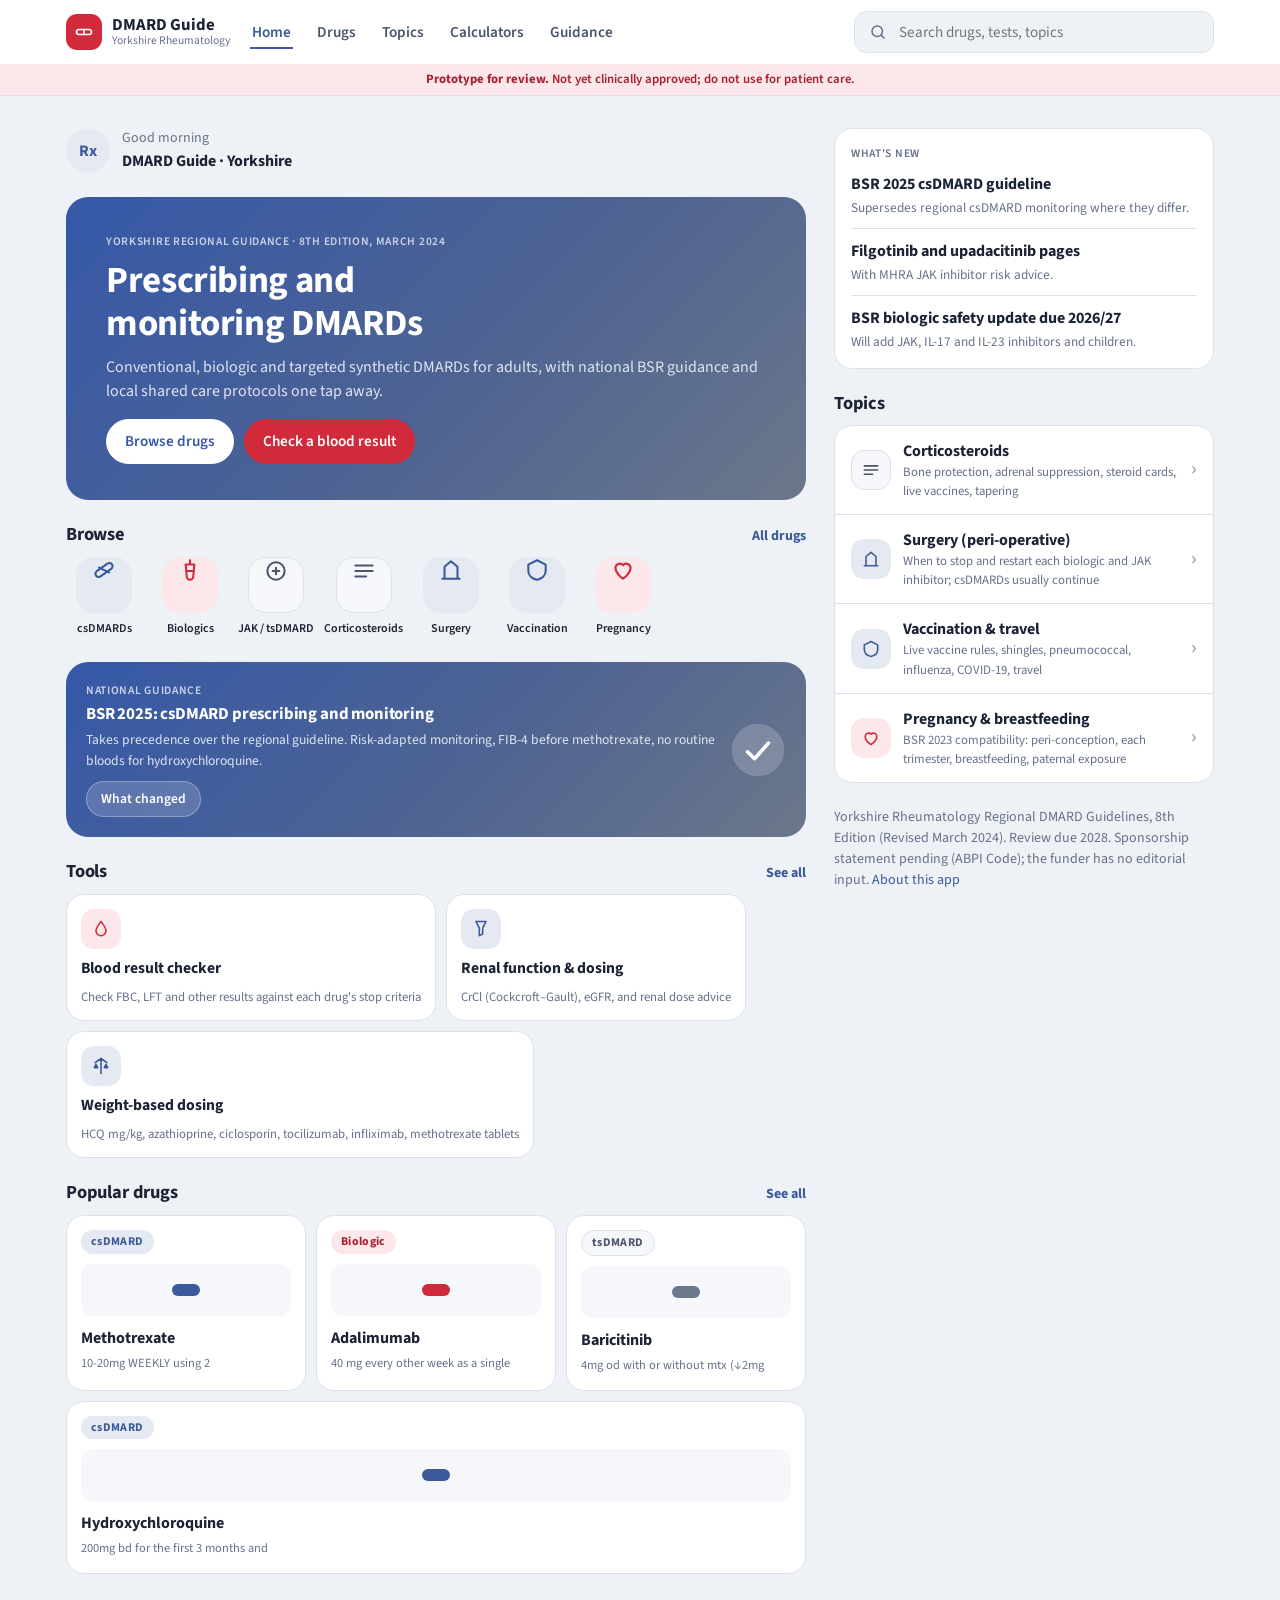
<file: index.html>
<!doctype html>
<html lang="en-GB">
<head>
  <meta charset="utf-8">
  <meta name="viewport" content="width=device-width, initial-scale=1, viewport-fit=cover">
  <title>Yorkshire DMARD Guide</title>
  <meta name="description" content="Prescribing and monitoring guidance for DMARDs, biologics and targeted synthetic drugs in Yorkshire rheumatology.">
  <meta name="theme-color" content="#3558A8">
  <link rel="manifest" href="manifest.webmanifest">
  <link rel="icon" href="icons/icon.svg" type="image/svg+xml">
  <link rel="apple-touch-icon" href="icons/icon-192.png">
  <link rel="preconnect" href="https://fonts.googleapis.com">
  <link rel="stylesheet" href="https://fonts.googleapis.com/css2?family=Source+Sans+3:wght@400;500;600;700&family=Source+Code+Pro:wght@500;600&display=swap">
  <link rel="stylesheet" href="css/app.css">
</head>
<body>
  <a class="skip" href="#main">Skip to content</a>
  <header class="site" id="site-header">
    <div class="site-inner">
      <a class="brand" href="#home">
        <span class="brand-mark" aria-hidden="true"><svg width="20" height="20" viewBox="0 0 24 24" fill="none" stroke="#fff" stroke-width="2" stroke-linecap="round"><rect x="3" y="9" width="18" height="6" rx="3"></rect><path d="M12 9v6"></path></svg></span>
        <span class="brand-text"><strong>DMARD Guide</strong><small>Yorkshire Rheumatology</small></span>
      </a>
      <nav class="site-nav" aria-label="Main">
        <a href="#home" data-nav="home">Home</a>
        <a href="#drugs" data-nav="drugs">Drugs</a>
        <a href="#topics" data-nav="topics">Topics</a>
        <a href="#calc" data-nav="calc">Calculators</a>
        <a href="#links" data-nav="links">Guidance</a>
      </nav>
      <form class="site-search" role="search" id="search-form">
        <svg aria-hidden="true" width="18" height="18" viewBox="0 0 24 24" fill="none" stroke="currentColor" stroke-width="2" stroke-linecap="round"><circle cx="11" cy="11" r="7"></circle><path d="M20 20l-3.5-3.5"></path></svg>
        <label class="sr-only" for="q">Search drugs, tests and topics</label>
        <input id="q" type="search" placeholder="Search drugs, tests, topics" autocomplete="off">
      </form>
    </div>
    <div class="proto" role="note"><strong>Prototype for review.</strong> Not yet clinically approved; do not use for patient care.</div>
  </header>

  <main id="main" tabindex="-1"></main>

  <nav class="tabbar" aria-label="Main">
    <a href="#home" data-nav="home"><svg aria-hidden="true" viewBox="0 0 24 24"><path d="M4 11l8-7 8 7v9a1 1 0 0 1-1 1h-4v-6H9v6H5a1 1 0 0 1-1-1z"></path></svg><span>Home</span></a>
    <a href="#drugs" data-nav="drugs"><svg aria-hidden="true" viewBox="0 0 24 24"><rect x="4" y="3" width="16" height="18" rx="2"></rect><path d="M8 8h8M8 12h8M8 16h5"></path></svg><span>Drugs</span></a>
    <a href="#calc" data-nav="calc" class="tab-centre" aria-label="Calculators"><svg aria-hidden="true" viewBox="0 0 24 24"><rect x="5" y="3" width="14" height="18" rx="2"></rect><path d="M8 7h8M8 12h3M13 12h3M8 16h3M13 16h3"></path></svg></a>
    <a href="#topics" data-nav="topics"><svg aria-hidden="true" viewBox="0 0 24 24"><path d="M4 6h16M4 12h16M4 18h10"></path></svg><span>Topics</span></a>
    <a href="#links" data-nav="links"><svg aria-hidden="true" viewBox="0 0 24 24"><path d="M7 17L17 7M9 7h8v8"></path></svg><span>Links</span></a>
  </nav>
  <script type="module" src="js/app.js"></script>
</body>
</html>
</file>
<file: css/app.css>
/* Layout: mobile-first app with a floating tab bar; at >=900px a website
   header with inline nav and search replaces the bar. */
:root {
  --ground: #EEF1F5;
  --paper: #FFFFFF;
  --tint: #E4E9F2;
  --tint-2: #F5F7FA;
  --ink: #1B2335;
  --ink-2: #4A556B;
  --muted: #66718A;
  --faint: #8591A8;
  --line: #DDE2EA;
  --blue: #3B5A9A;
  --blue-deep: #3558A8;
  --slate: #4E6392;
  --grey-blue: #6B778A;
  --red: #D12A3A;
  --red-deep: #A81F2D;
  --red-tint: #FCE7EA;
  --amber: #8A5A00;
  --amber-tint: #FFF3DE;
  --green: #1A7A3E;
  --green-tint: #E6F4EA;
  --grad: linear-gradient(135deg, var(--blue-deep) 0%, var(--slate) 55%, var(--grey-blue) 100%);
  --radius: 18px;
  --radius-s: 12px;
  --shadow: 0 8px 24px rgba(27, 35, 53, .10);
  --font: "Source Sans 3", "Source Sans Pro", system-ui, -apple-system, "Segoe UI", sans-serif;
  --mono: "Source Code Pro", ui-monospace, SFMono-Regular, Menlo, monospace;
  color-scheme: light;
}
@media (prefers-color-scheme: dark) {
  :root:not([data-theme="light"]) {
    --ground: #0F141C; --paper: #171E2A; --tint: #1F2A3C; --tint-2: #1B2431; --ink: #E7ECF4; --ink-2: #C3CCDB;
    --muted: #98A4B8; --faint: #7B879C; --line: #2A3447; --blue: #8FAAE6; --blue-deep: #2F4F96; --slate: #3E4F75; --grey-blue: #4F5A6C;
    --red: #F0616E; --red-deep: #FF8A93; --red-tint: #3A1A1F; --amber: #F2C777; --amber-tint: #33270C; --green: #7FD49C; --green-tint: #12301D;
    --shadow: 0 8px 24px rgba(0, 0, 0, .4);
    color-scheme: dark;
  }
}
:root[data-theme="dark"] {
  --ground: #0F141C; --paper: #171E2A; --tint: #1F2A3C; --tint-2: #1B2431; --ink: #E7ECF4; --ink-2: #C3CCDB;
  --muted: #98A4B8; --faint: #7B879C; --line: #2A3447; --blue: #8FAAE6; --blue-deep: #2F4F96; --slate: #3E4F75; --grey-blue: #4F5A6C;
  --red: #F0616E; --red-deep: #FF8A93; --red-tint: #3A1A1F; --amber: #F2C777; --amber-tint: #33270C; --green: #7FD49C; --green-tint: #12301D;
  --shadow: 0 8px 24px rgba(0, 0, 0, .4);
  color-scheme: dark;
}

* { box-sizing: border-box; }
html { -webkit-text-size-adjust: 100%; height: 100%; }
body { margin: 0; min-height: 100%; background: var(--ground); color: var(--ink); font: 16px/1.5 var(--font); font-variant-numeric: tabular-nums; }
body::before { content: ""; position: fixed; inset: 0 0 auto; height: env(safe-area-inset-top, 0px); z-index: 30; background: var(--ground); }
a { color: var(--blue); text-decoration: none; }
a:hover { text-decoration: underline; }
img { max-width: 100%; height: auto; }
h1, h2, h3 { margin: 0; line-height: 1.15; font-weight: 700; letter-spacing: -0.01em; }
h1 { font-size: 1.7rem; }
h2 { font-size: 1.15rem; }
h3 { font-size: 1rem; }
p { margin: 0; }
button { font: inherit; }
.sr-only { position: absolute; width: 1px; height: 1px; overflow: hidden; clip: rect(0 0 0 0); }
.skip { position: absolute; left: -999px; }
.skip:focus { left: 8px; top: 8px; z-index: 40; background: var(--paper); padding: 8px; border-radius: 8px; }
:focus-visible { outline: 3px solid var(--blue); outline-offset: 2px; }
.lab { font-size: .72rem; font-weight: 600; letter-spacing: .06em; text-transform: uppercase; color: var(--muted); }
.muted { color: var(--muted); }
.small { font-size: .875rem; }
.mono { font-family: var(--mono); font-weight: 600; font-size: .92em; }
.gutter { padding-left: max(16px, env(safe-area-inset-left, 0px)); padding-right: max(16px, env(safe-area-inset-right, 0px)); }

/* ---------- Header (website) ---------- */
.site { background: var(--paper); border-bottom: 1px solid var(--line); position: sticky; top: env(safe-area-inset-top, 0px); z-index: 20; }
.site-inner { max-width: 1180px; margin: 0 auto; display: flex; align-items: center; gap: 20px; height: 64px; padding-left: max(16px, env(safe-area-inset-left, 0px)); padding-right: max(16px, env(safe-area-inset-right, 0px)); }
.brand { display: flex; align-items: center; gap: 10px; color: var(--ink); flex: none; }
.brand:hover { text-decoration: none; }
.brand-mark { width: 36px; height: 36px; border-radius: 11px; background: var(--red); display: flex; align-items: center; justify-content: center; }
.brand-text { display: flex; flex-direction: column; line-height: 1.1; }
.brand-text strong { font-size: 1.05rem; }
.brand-text small { font-size: .72rem; color: var(--muted); }
.site-nav { display: none; gap: 22px; }
.site-nav a { color: var(--ink-2); font-weight: 600; font-size: .95rem; padding: 6px 2px; }
.site-nav a:hover { color: var(--ink); text-decoration: none; }
.site-nav a.active { color: var(--blue); box-shadow: inset 0 -2px 0 var(--blue); }
.site-search { margin-left: auto; display: flex; align-items: center; gap: 10px; flex: 1; max-width: 360px; height: 42px; padding: 0 14px; background: var(--ground); border: 1px solid var(--line); border-radius: 12px; color: var(--muted); }
.site-search input { flex: 1; min-width: 0; border: 0; background: transparent; font: inherit; font-size: .95rem; color: var(--ink); }
.site-search input:focus { outline: none; }
.proto { background: var(--red-tint); color: var(--red-deep); font-size: .8rem; font-weight: 600; padding: 6px 16px; text-align: center; }
@media (max-width: 899px) {
  .site-search { display: none; }
  .brand-text small { display: none; }
}
@media (min-width: 900px) {
  .site-nav { display: flex; }
}

/* ---------- Main and tab bar ---------- */
main { max-width: 1180px; margin: 0 auto; padding: 20px max(16px, env(safe-area-inset-left, 0px)) calc(110px + env(safe-area-inset-bottom, 0px)) max(16px, env(safe-area-inset-right, 0px)); }
main:focus { outline: none; }
.tabbar { position: fixed; left: 16px; right: 16px; bottom: calc(14px + env(safe-area-inset-bottom, 0px)); height: 66px; z-index: 25; display: flex; align-items: center; padding: 0 8px; background: var(--paper); border: 1px solid var(--line); border-radius: 24px; box-shadow: var(--shadow); }
.tabbar a { flex: 1; display: flex; flex-direction: column; align-items: center; gap: 3px; color: var(--faint); font-size: .68rem; font-weight: 600; text-decoration: none; min-height: 44px; justify-content: center; }
.tabbar a svg { width: 22px; height: 22px; fill: none; stroke: currentColor; stroke-width: 2; stroke-linecap: round; stroke-linejoin: round; }
.tabbar a.active { color: var(--blue); }
.tabbar a.tab-centre { flex: none; width: 54px; height: 54px; margin: 0 6px; border-radius: 17px; background: var(--red); color: #fff; box-shadow: 0 6px 16px rgba(209, 42, 58, .35); }
.tabbar a.tab-centre.active { background: var(--red-deep); color: #fff; }
.tabbar a.tab-centre svg { width: 24px; height: 24px; }
@media (min-width: 900px) {
  .tabbar { display: none; }
  main { padding-top: 32px; padding-bottom: 64px; }
}

/* ---------- Shared components ---------- */
.card { background: var(--paper); border: 1px solid var(--line); border-radius: var(--radius); padding: 16px; }
.grad { background: var(--grad); color: #fff; border-radius: 22px; padding: 20px; }
.grad a { color: #fff; }
.grad .lab { color: #C9D4E6; }
.grad .sub { color: #DFE6F1; }
.btn { display: inline-flex; align-items: center; justify-content: center; gap: 8px; min-height: 44px; padding: 10px 18px; border-radius: 999px; border: 1px solid var(--line); background: var(--paper); color: var(--ink); font-weight: 600; font-size: .95rem; cursor: pointer; text-decoration: none; }
.btn:hover { text-decoration: none; border-color: var(--blue); }
.btn.primary { background: var(--red); border-color: var(--red); color: #fff; }
.btn.primary:hover { background: var(--red-deep); border-color: var(--red-deep); }
.btn.blue { background: var(--blue); border-color: var(--blue); color: #fff; }
.btn.ghost { background: rgba(255,255,255,.16); border-color: rgba(255,255,255,.3); color: #fff; }
.btn.sm { min-height: 36px; padding: 6px 14px; font-size: .85rem; }
.row { display: flex; gap: 10px; flex-wrap: wrap; align-items: center; }
.between { display: flex; justify-content: space-between; align-items: baseline; gap: 12px; }
.pill { display: inline-flex; align-items: center; padding: 3px 10px; border-radius: 999px; font-size: .74rem; font-weight: 700; letter-spacing: .03em; white-space: nowrap; }
.pill.blue { background: var(--tint); color: var(--blue); }
.pill.red { background: var(--red-tint); color: var(--red-deep); }
.pill.grey { background: var(--tint-2); color: var(--ink-2); border: 1px solid var(--line); }
.pill.amber { background: var(--amber-tint); color: var(--amber); }
.pill.green { background: var(--green-tint); color: var(--green); }
.pill.white { background: rgba(255,255,255,.18); color: #fff; }
.chip { display: inline-flex; align-items: center; gap: 6px; padding: 7px 12px; border-radius: 999px; background: var(--paper); border: 1px solid var(--line); color: var(--ink); font-size: .85rem; font-weight: 600; white-space: nowrap; text-decoration: none; }
.chip:hover { text-decoration: none; border-color: var(--blue); }
.chip.on { background: var(--ink); color: var(--paper); border-color: var(--ink); }
.hscroll { display: flex; gap: 10px; overflow-x: auto; padding: 2px 16px 6px; margin: 0 -16px; scrollbar-width: none; }
.hscroll::-webkit-scrollbar { display: none; }
.notice { border-radius: var(--radius-s); padding: 10px 14px; font-size: .9rem; display: flex; gap: 10px; align-items: flex-start; }
.notice.amber { background: var(--amber-tint); color: var(--amber); }
.notice.blue { background: var(--tint); color: var(--blue); }
.notice.red { background: var(--red-tint); color: var(--red-deep); }
.notice.grey { background: var(--tint-2); color: var(--ink-2); border: 1px solid var(--line); }
.stack { display: flex; flex-direction: column; gap: 14px; }
.stack-lg { display: flex; flex-direction: column; gap: 24px; }
.dot { width: 10px; height: 10px; border-radius: 50%; flex: none; }
.dot.cs { background: var(--blue); }
.dot.bio { background: var(--red); }
.dot.ts { background: var(--grey-blue); }
.dot.gap { background: var(--faint); }

/* List group */
.list { list-style: none; margin: 0; padding: 0; background: var(--paper); border: 1px solid var(--line); border-radius: var(--radius); overflow: hidden; }
.list li + li { border-top: 1px solid var(--line); }
.list a, .list .li { display: flex; align-items: center; gap: 12px; padding: 13px 16px; color: var(--ink); text-decoration: none; min-height: 52px; }
.list a:hover { background: var(--tint-2); text-decoration: none; }
.list .grow { flex: 1; min-width: 0; }
.list small { display: block; font-size: .8rem; color: var(--muted); }
.list .chev { color: var(--faint); font-size: 1.3rem; line-height: 1; }
.list .letter { padding: 6px 16px 4px; font-size: .75rem; font-weight: 700; color: var(--muted); background: var(--ground); }

/* Tiles */
.tiles { display: grid; grid-template-columns: repeat(auto-fill, minmax(150px, 1fr)); gap: 12px; }
.tile { display: flex; flex-direction: column; gap: 8px; padding: 14px; background: var(--paper); border: 1px solid var(--line); border-radius: var(--radius); color: var(--ink); text-decoration: none; min-width: 0; }
.tile:hover { text-decoration: none; border-color: var(--blue); }
.tile .ic { width: 40px; height: 40px; border-radius: 13px; display: flex; align-items: center; justify-content: center; }
.ic svg { fill: none; stroke-width: 1.9; stroke-linecap: round; stroke-linejoin: round; }
.tile .ic svg { width: 20px; height: 20px; }
.tile strong { font-size: .98rem; }
.tile small { font-size: .8rem; color: var(--muted); line-height: 1.35; }
.ic.blue { background: var(--tint); } .ic.blue svg { stroke: var(--blue); }
.ic.red { background: var(--red-tint); } .ic.red svg { stroke: var(--red); }
.ic.grey { background: var(--tint-2); border: 1px solid var(--line); } .ic.grey svg { stroke: var(--ink-2); }
.cat { display: flex; flex-direction: column; align-items: center; gap: 7px; min-width: 76px; color: var(--ink); font-size: .75rem; font-weight: 600; text-align: center; text-decoration: none; }
.cat:hover { text-decoration: none; }
.cat .ic { width: 56px; height: 56px; border-radius: 18px; }
.cat .ic svg { width: 26px; height: 26px; }
.drugcard { min-width: 150px; display: flex; flex-direction: column; gap: 10px; padding: 14px; background: var(--paper); border: 1px solid var(--line); border-radius: var(--radius); color: var(--ink); text-decoration: none; }
.drugcard:hover { text-decoration: none; border-color: var(--blue); }
.drugcard .art { height: 52px; border-radius: 12px; background: var(--tint-2); display: flex; align-items: center; justify-content: center; }
.drugcard small { font-size: .78rem; color: var(--muted); }

/* ---------- Home ---------- */
.home-head { display: flex; align-items: center; gap: 12px; }
.avatar { width: 44px; height: 44px; border-radius: 50%; background: var(--tint); color: var(--blue); display: flex; align-items: center; justify-content: center; font-weight: 700; }
.searchbar { display: flex; align-items: center; gap: 10px; min-height: 52px; padding: 0 16px; background: var(--paper); border: 1px solid var(--line); border-radius: 16px; color: var(--muted); text-decoration: none; }
.searchbar:hover { text-decoration: none; border-color: var(--blue); }
.searchbar svg { flex: none; }
.feature { display: flex; gap: 14px; align-items: center; }
.feature .body { flex: 1; min-width: 0; display: flex; flex-direction: column; gap: 6px; }
.feature .body h2 { font-size: 1.05rem; }
.feature .body p { font-size: .85rem; }
.feature svg { flex: none; }
@media (min-width: 900px) {
  .home-grid { display: grid; grid-template-columns: minmax(0, 1fr) 380px; gap: 28px; align-items: start; }
  .searchbar { display: none; }
  .hscroll { overflow: visible; flex-wrap: wrap; margin: 0; padding: 0; }
  .hscroll .cat { flex: none; }
  .hscroll .drugcard { flex: 1 1 180px; }
  .grad.hero { padding: 36px 40px; }
  .grad.hero h1 { font-size: 2.3rem; max-width: 18ch; }
}

/* ---------- Drug list ---------- */
.seg { display: flex; gap: 4px; padding: 4px; background: var(--paper); border: 1px solid var(--line); border-radius: 999px; }
.seg a { flex: 1; text-align: center; padding: 8px 4px; border-radius: 999px; font-size: .82rem; font-weight: 600; color: var(--ink-2); text-decoration: none; min-height: 36px; }
.seg a.on { background: var(--ink); color: var(--paper); }
@media (min-width: 900px) { .seg { max-width: 520px; } }

/* ---------- Monograph ---------- */
.mono-head { background: var(--grad); color: #fff; border-radius: 22px 22px 0 0; padding: 20px 20px 36px; display: flex; flex-direction: column; gap: 12px; margin: 0 -4px; }
.mono-head .crumbs { font-size: .8rem; color: #DFE6F1; }
.mono-head .crumbs a { color: #fff; }
.mono-head h1 { font-size: 2rem; }
.mono-sheet { background: var(--paper); border-radius: 24px; margin: -24px 0 0; border: 1px solid var(--line); overflow: hidden; }
.sec { border-top: 1px solid var(--line); }
.sec:first-child { border-top: 0; }
.sec > summary { list-style: none; display: flex; justify-content: space-between; align-items: center; gap: 12px; padding: 14px 20px; cursor: pointer; font-weight: 600; font-size: 1rem; min-height: 52px; }
.sec > summary::-webkit-details-marker { display: none; }
.sec > summary .hint { font-size: .78rem; color: var(--faint); font-weight: 500; text-align: right; }
.sec > summary svg { flex: none; width: 18px; height: 18px; fill: none; stroke: var(--faint); stroke-width: 2; stroke-linecap: round; transition: transform .15s; }
.sec[open] > summary svg { transform: rotate(180deg); }
.sec[open] > summary { background: var(--tint-2); }
.sec.danger > summary { color: var(--red-deep); }
.sec.danger { border-top: 2px solid var(--red); }
.sec .body { padding: 6px 20px 18px; font-size: .97rem; }
.sec .body p { margin: .35rem 0; }
.sec .body ul { margin: .35rem 0; padding-left: 1.2rem; }
.sec .body .kv { display: grid; grid-template-columns: minmax(0, 1fr); gap: 0; }
.sec .body .kv .k { padding: 10px 0 2px; }
.sec .body .kv .k .lab { display: block; margin-bottom: 2px; }
.sec .body table { border-collapse: collapse; width: 100%; font-size: .9rem; }
.sec .body th, .sec .body td { border-bottom: 1px solid var(--line); padding: 7px 8px; text-align: left; vertical-align: top; }
.table-wrap { overflow-x: auto; margin: 10px 0; }
.table-wrap table { min-width: 560px; }
.table-wrap th, .table-wrap td { overflow-wrap: normal; word-break: normal; }
.src { display: flex; align-items: flex-start; gap: 10px; padding: 10px 0; border-bottom: 1px dotted var(--line); font-size: .92rem; }
.src:last-child { border-bottom: 0; }
.src .pill { margin-top: 2px; }
.mono-aside { display: none; }
.monitor3 { display: grid; grid-template-columns: repeat(3, minmax(0, 1fr)); gap: 8px; margin: 8px 0; }
.monitor3 > div { background: var(--tint-2); border-radius: 12px; padding: 10px 12px; }
.monitor3 b { display: block; font-size: .95rem; }
.monitor3 small { color: var(--muted); font-size: .75rem; }
@media (min-width: 900px) {
  .mono-head { margin: 0; border-radius: 22px; padding: 28px 32px; }
  .mono-head h1 { font-size: 2.6rem; }
  .mono-wrap { display: grid; grid-template-columns: 240px minmax(0, 1fr); gap: 32px; align-items: start; margin-top: 24px; }
  .mono-sheet { margin: 0; }
  .mono-aside { display: flex; flex-direction: column; gap: 4px; position: sticky; top: 100px; }
  .mono-aside a { display: block; padding: 7px 12px; border-left: 2px solid var(--line); color: var(--ink-2); font-size: .9rem; font-weight: 500; text-decoration: none; }
  .mono-aside a:hover { color: var(--ink); border-color: var(--blue); }
  .mono-aside a.danger { color: var(--red-deep); }
  .sec > summary { pointer-events: none; }
  .sec > summary svg { display: none; }
  .sec .body { padding: 4px 24px 22px; }
}

/* ---------- Guideline chapter pages ---------- */
.chapter { background: var(--paper); border: 1px solid var(--line); border-radius: var(--radius); padding: 20px; overflow-wrap: anywhere; }
.chapter h2 { margin: 1.4rem 0 .5rem; font-size: 1.15rem; }
.chapter p { margin: .4rem 0; }
.chapter ul { padding-left: 1.2rem; }
.chapter table { border-collapse: collapse; width: 100% !important; font-size: .92rem; }
.chapter th, .chapter td { border-bottom: 1px solid var(--line); padding: 8px 10px; vertical-align: top; text-align: left; }
.chapter thead th { background: var(--tint-2); }
.chapter col { width: auto !important; }
.chapter blockquote { margin: 0; }
.chapter .table-wrap { border: 1px solid var(--line); border-radius: 12px; background: var(--paper); }
.chapter table.kv thead th { font-weight: 400; background: none; }
.chapter table.kv td:first-child, .chapter table.kv th:first-child { width: 28%; font-weight: 600; background: var(--tint-2); }
.chapter table:not(.kv) { min-width: 600px; }
.chapter table:not(.kv) th, .chapter table:not(.kv) td { overflow-wrap: normal; word-break: normal; }
.toc { display: flex; flex-wrap: wrap; gap: 6px; }

/* ---------- Search ---------- */
.search-head { display: flex; align-items: center; gap: 10px; }
.search-head .field { flex: 1; display: flex; align-items: center; gap: 10px; min-height: 48px; padding: 0 14px; background: var(--paper); border: 1.5px solid var(--blue); border-radius: 999px; }
.search-head input { flex: 1; min-width: 0; border: 0; background: transparent; font: inherit; font-size: 1rem; color: var(--ink); }
.search-head input:focus { outline: none; }
.hit { display: flex; flex-direction: column; gap: 3px; padding: 13px 16px; color: var(--ink); text-decoration: none; }
.hit:hover { background: var(--tint-2); text-decoration: none; }
.hit small { font-size: .8rem; color: var(--muted); }
.hit mark { background: var(--red-tint); color: var(--red-deep); font-weight: 600; }

/* ---------- Calculators ---------- */
.form { display: grid; gap: 12px; grid-template-columns: repeat(2, minmax(0, 1fr)); align-items: end; }
.field { display: flex; flex-direction: column; gap: 4px; min-width: 0; }
.field label { font-size: .8rem; font-weight: 600; color: var(--ink-2); }
.field .hint { color: var(--muted); font-weight: 400; }
.field input, .field select { min-height: 46px; padding: 0 12px; border-radius: var(--radius-s); border: 1px solid var(--line); background: var(--paper); color: var(--ink); font-family: var(--mono); font-size: 1rem; font-weight: 500; width: 100%; min-width: 0; }
.field select, .field input[type="date"] { font-family: var(--font); font-weight: 600; }
.field.wide { grid-column: 1 / -1; }
.bp { display: flex; gap: 4px; align-items: center; }
.bp input { width: 100%; }
.out { margin-top: 14px; display: flex; flex-direction: column; gap: 12px; }
.verdict { display: flex; gap: 12px; align-items: center; border-radius: var(--radius); padding: 16px 18px; color: #fff; }
.verdict svg { flex: none; width: 28px; height: 28px; fill: none; stroke: #fff; stroke-width: 2; stroke-linecap: round; }
.verdict h2 { font-size: 1.15rem; }
.verdict p { font-size: .85rem; opacity: .9; }
.verdict.stop { background: var(--red); }
.verdict.caution { background: #B26B00; }
.verdict.ok { background: var(--green); }
.verdict.info { background: var(--grad); }
.big { font-size: 1.5rem; font-weight: 700; }
.kpis { display: grid; gap: 10px; grid-template-columns: repeat(auto-fill, minmax(150px, 1fr)); }
.kpi { background: var(--tint-2); border: 1px solid var(--line); border-radius: var(--radius-s); padding: 12px; }
.kpi small { color: var(--muted); display: block; font-size: .78rem; }
table.data { border-collapse: collapse; width: 100%; font-size: .9rem; }
table.data th, table.data td { border-bottom: 1px solid var(--line); padding: 8px 6px; text-align: left; vertical-align: top; }
table.data th { color: var(--muted); font-weight: 600; font-size: .78rem; }
.status { display: inline-block; min-width: 56px; text-align: center; padding: 2px 8px; border-radius: 999px; font-size: .74rem; font-weight: 700; }
.status.stop { background: var(--red-tint); color: var(--red-deep); }
.status.caution { background: var(--amber-tint); color: var(--amber); }
.status.ok { background: var(--tint); color: var(--blue); }
.status.missing { background: var(--tint-2); color: var(--muted); border: 1px solid var(--line); }
.status.info { background: var(--tint); color: var(--blue); }
@media (min-width: 900px) {
  .form { grid-template-columns: repeat(3, minmax(0, 1fr)); }
  .calc-grid { display: grid; grid-template-columns: minmax(0, 1fr) 440px; gap: 24px; align-items: start; }
  .calc-grid .out { margin-top: 0; }
}

/* ---------- Links page ---------- */
.linkgrp a .pill { margin-left: auto; }

@media print {
  .site, .tabbar, .proto { display: none !important; }
  main { padding: 0; }
}

@media (max-width: 599px) {
  .sec > summary .hint { max-width: 38%; white-space: nowrap; overflow: hidden; text-overflow: ellipsis; }
}
.list .ic { width: 40px; height: 40px; border-radius: 13px; display: flex; align-items: center; justify-content: center; flex: none; }
.list .ic svg { width: 20px; height: 20px; }
</file>
